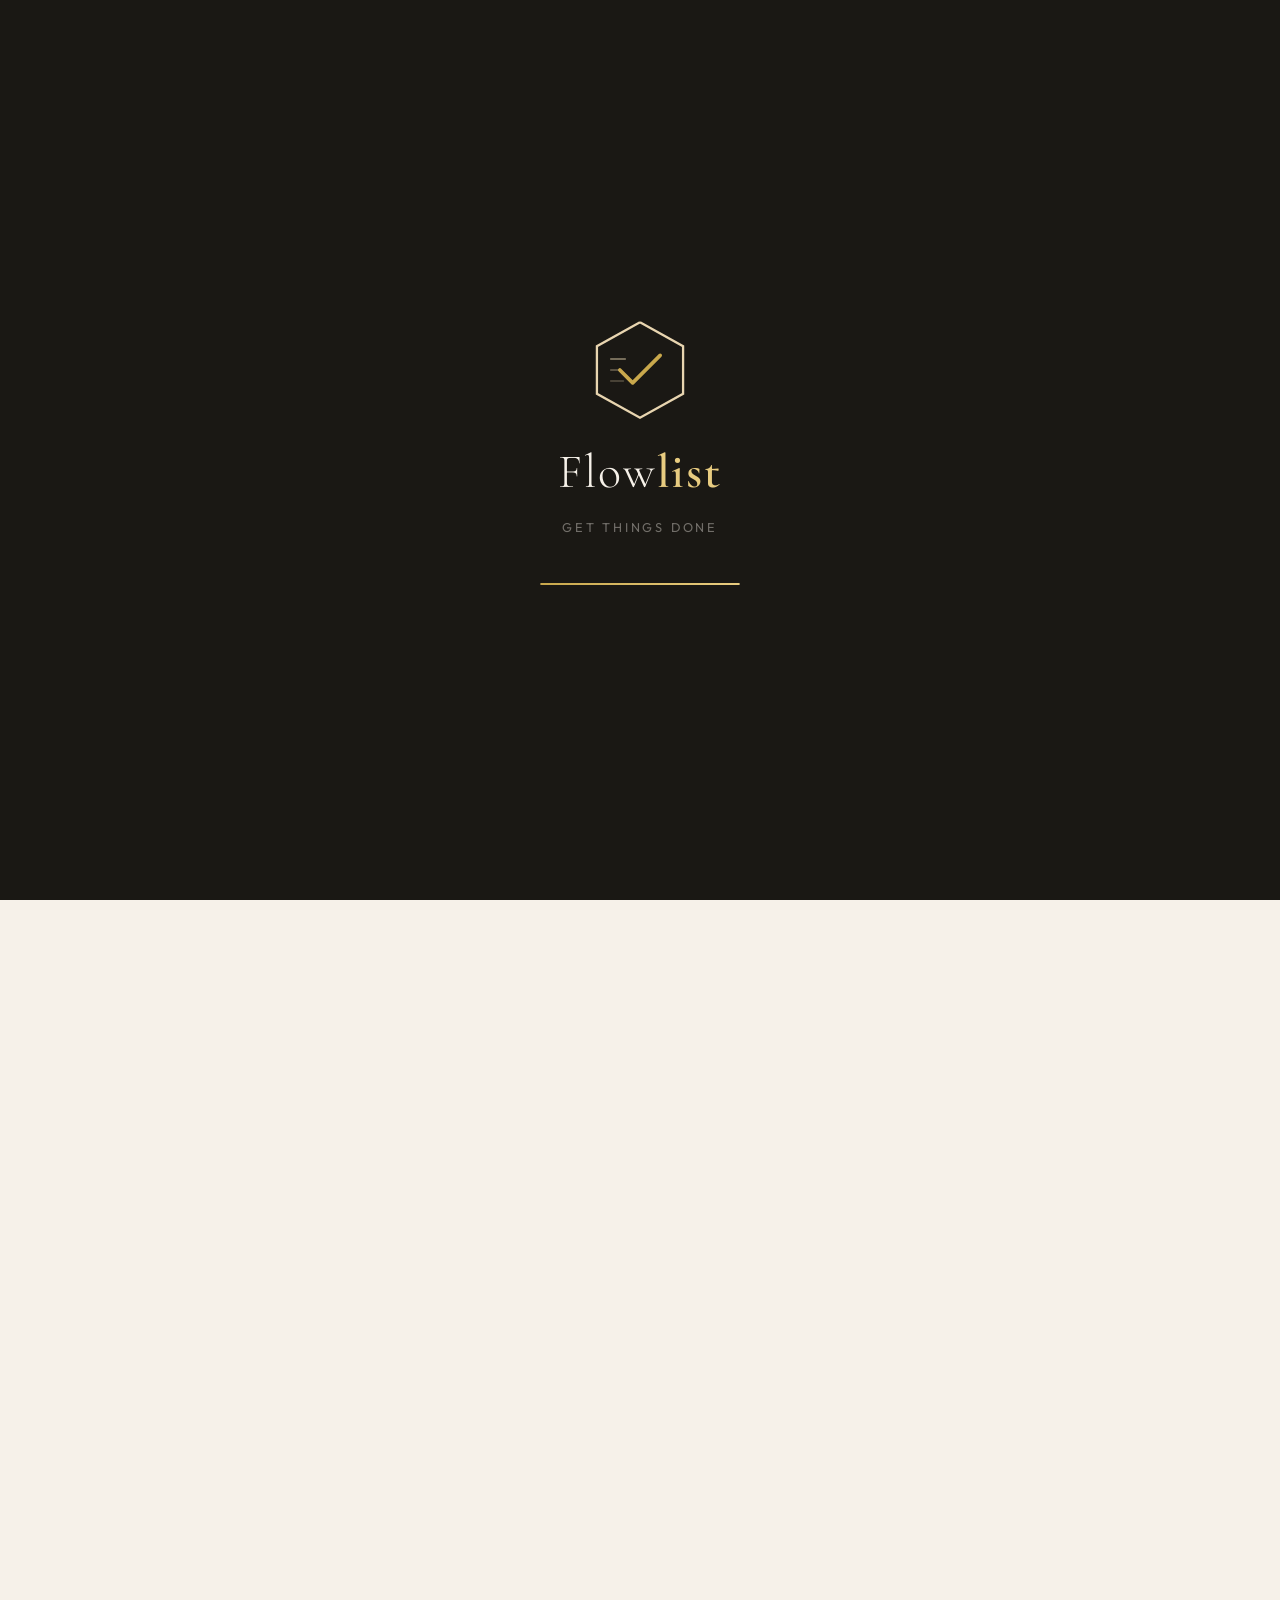
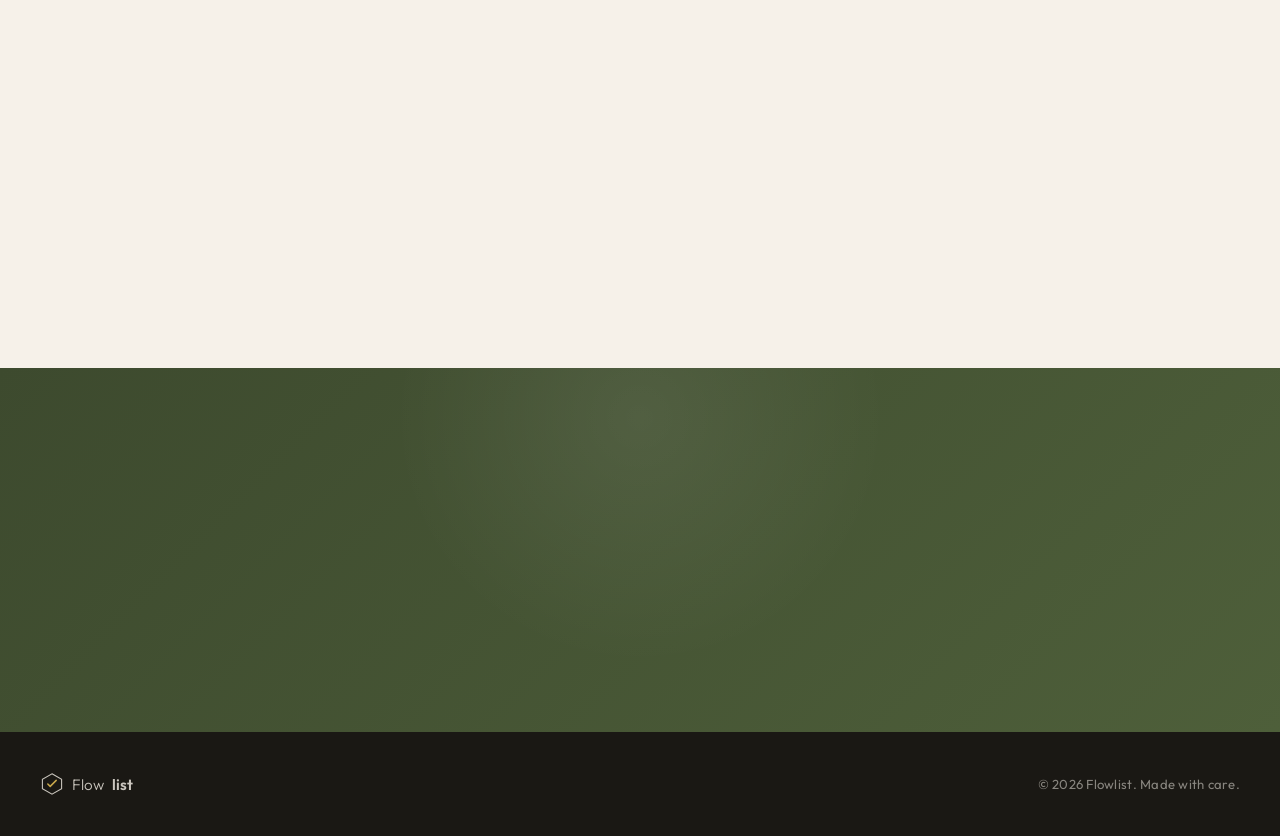
<file: index.html>
<!DOCTYPE html>
<html lang="en">

<head>
    <meta charset="UTF-8" />
    <meta name="viewport" content="width=device-width, initial-scale=1.0" />
    <title>Flowlist — Organize Your Day</title>
    <link rel="stylesheet" href="style.css" />
    <link rel="stylesheet" href="landing.css" />
    <link
        href="https://fonts.googleapis.com/css2?family=Cormorant+Garamond:ital,wght@0,300;0,400;0,600;1,300;1,400&family=Outfit:wght@300;400;500;600&display=swap"
        rel="stylesheet" />
</head>

<body>

    <div class="splash" id="splash">
        <div class="splash-logo">
            <svg class="logo-svg" viewBox="0 0 120 120" fill="none" xmlns="http://www.w3.org/2000/svg">
                <polygon class="logo-hex" points="60,8 107,34 107,86 60,112 13,86 13,34" stroke="#e8d5b0"
                    stroke-width="2.5" fill="none" />
                <path class="logo-path1" d="M38 60 L52 74 L82 44" stroke="#c9a84c" stroke-width="4"
                    stroke-linecap="round" stroke-linejoin="round" fill="none" />
                <line class="logo-line1" x1="28" y1="48" x2="44" y2="48" stroke="#e8d5b0" stroke-width="1.5"
                    stroke-linecap="round" opacity="0.6" />
                <line class="logo-line2" x1="28" y1="60" x2="36" y2="60" stroke="#e8d5b0" stroke-width="1.5"
                    stroke-linecap="round" opacity="0.4" />
                <line class="logo-line3" x1="28" y1="72" x2="42" y2="72" stroke="#e8d5b0" stroke-width="1.5"
                    stroke-linecap="round" opacity="0.3" />
            </svg>
            <div class="splash-wordmark">
                <span class="splash-word1">Flow</span><span class="splash-word2">list</span>
            </div>
            <div class="splash-tagline">get things done</div>
        </div>
        <div class="splash-bar">
            <div class="splash-fill"></div>
        </div>
    </div>

    <nav class="nav" id="mainNav">
        <a href="index.html" class="nav-logo">
            <svg viewBox="0 0 40 40" fill="none" xmlns="http://www.w3.org/2000/svg" width="32" height="32">
                <polygon points="20,3 36,12 36,28 20,37 4,28 4,12" stroke="currentColor" stroke-width="1.8"
                    fill="none" />
                <path d="M13 20 L17 24 L27 14" stroke="#c9a84c" stroke-width="2.5" stroke-linecap="round"
                    stroke-linejoin="round" fill="none" />
            </svg>
            <span>Flow<strong>list</strong></span>
        </a>
        <div class="nav-links">
            <a href="#features">Features</a>
            <a href="#how">How it works</a>
            <a href="#pricing">Pricing</a>
        </div>
        <a href="app.html" class="nav-cta">Open App →</a>
        <button class="nav-burger" id="navBurger" aria-label="Menu">
            <span></span><span></span><span></span>
        </button>
    </nav>

    <div class="mobile-menu" id="mobileMenu">
        <a href="#features" class="mm-link">Features</a>
        <a href="#how" class="mm-link">How it works</a>
        <a href="#pricing" class="mm-link">Pricing</a>
        <a href="app.html" class="mm-cta">Open App →</a>
    </div>

    <section class="hero">
        <div class="hero-bg">
            <div class="hero-orb hero-orb1"></div>
            <div class="hero-orb hero-orb2"></div>
            <div class="hero-grid"></div>
        </div>
        <div class="hero-content">
            <div class="hero-badge reveal">✦ Your productivity, elevated</div>
            <h1 class="hero-title reveal">
                Stop juggling.<br />
                <em>Start flowing.</em>
            </h1>
            <p class="hero-sub reveal">
                Flowlist is a beautifully crafted task manager that helps you capture ideas,
                track progress, and finish what you started — without the noise.
            </p>
            <div class="hero-actions reveal">
                <a href="app.html" class="btn-primary">Get Started Free</a>
                <a href="#how" class="btn-ghost">See how it works ↓</a>
            </div>
            <div class="hero-meta reveal">
                <span>✓ No account needed</span>
                <span>✓ Works offline</span>
                <span>✓ Always free</span>
            </div>
        </div>
        <div class="hero-mockup reveal">
            <div class="mockup-card">
                <div class="mockup-header">
                    <div class="mockup-dots"><span></span><span></span><span></span></div>
                    <span class="mockup-title-text">Today's Flow</span>
                </div>
                <div class="mockup-tasks">
                    <div class="mockup-task done"><span class="mt-check">✓</span><span>Design the landing page</span>
                    </div>
                    <div class="mockup-task done"><span class="mt-check">✓</span><span>Review team feedback</span></div>
                    <div class="mockup-task active"><span class="mt-dot"></span><span>Finalize Q4 roadmap</span></div>
                    <div class="mockup-task"><span class="mt-dot"></span><span>Send weekly report</span></div>
                    <div class="mockup-task"><span class="mt-dot"></span><span>Schedule design review</span></div>
                </div>
                <div class="mockup-footer">
                    <div class="mockup-prog">
                        <div class="mockup-prog-fill"></div>
                    </div>
                    <span>2 of 5 done</span>
                </div>
            </div>
        </div>
    </section>

    <section class="features" id="features">
        <div class="section-label reveal">What makes it different</div>
        <h2 class="section-title reveal">Designed for <em>focus,</em><br />built for <em>flow</em></h2>

        <div class="features-grid">
            <div class="feat-card reveal">
                <div class="feat-icon">◈</div>
                <h3>Instant capture</h3>
                <p>Add tasks in a single keystroke. No forms, no friction — just type and press Enter.</p>
            </div>
            <div class="feat-card reveal">
                <div class="feat-icon">◎</div>
                <h3>Smart filters</h3>
                <p>Slice your list by status instantly. See what's done, what's pending, or everything at once.</p>
            </div>
            <div class="feat-card reveal">
                <div class="feat-icon">◉</div>
                <h3>Progress at a glance</h3>
                <p>A live progress bar and stat counters show you how far you've come, keeping motivation high.</p>
            </div>
            <div class="feat-card reveal">
                <div class="feat-icon">❋</div>
                <h3>Celebration moments</h3>
                <p>Finishing tasks feels great. Flowlist rewards you with a burst of confetti every time you do.</p>
            </div>
            <div class="feat-card reveal">
                <div class="feat-icon">⟳</div>
                <h3>Persists forever</h3>
                <p>Your tasks are saved locally. Close the tab, come back later — everything is still there.</p>
            </div>
            <div class="feat-card reveal">
                <div class="feat-icon">✦</div>
                <h3>Beautiful by default</h3>
                <p>No settings, no clutter. Just a refined, warm interface that's a pleasure to use every day.</p>
            </div>
        </div>
    </section>

    <section class="how" id="how">
        <div class="how-inner">
            <div class="section-label reveal">Simple by design</div>
            <h2 class="section-title reveal">Three steps to <em>clarity</em></h2>
            <div class="steps">
                <div class="step reveal">
                    <div class="step-num">01</div>
                    <div class="step-body">
                        <h3>Add your tasks</h3>
                        <p>Type anything — a project, a reminder, an idea. Hit Enter. It's that fast.</p>
                    </div>
                </div>
                <div class="step-divider reveal"></div>
                <div class="step reveal">
                    <div class="step-num">02</div>
                    <div class="step-body">
                        <h3>Work through them</h3>
                        <p>Check off tasks as you complete them. Edit or remove anything that changes.</p>
                    </div>
                </div>
                <div class="step-divider reveal"></div>
                <div class="step reveal">
                    <div class="step-num">03</div>
                    <div class="step-body">
                        <h3>Celebrate & repeat</h3>
                        <p>Watch your progress bar fill up. Clear the done pile and start a fresh flow tomorrow.</p>
                    </div>
                </div>
            </div>
        </div>
    </section>

    <section class="pricing" id="pricing">
        <div class="section-label reveal">Simple pricing</div>
        <h2 class="section-title reveal">Always <em>free.</em><br />No catch.</h2>
        <div class="pricing-cards">
            <div class="price-card free reveal">
                <div class="price-tag">Free</div>
                <div class="price-amount">$0<span>/forever</span></div>
                <ul class="price-features">
                    <li>✓ Unlimited tasks</li>
                    <li>✓ Smart filters</li>
                    <li>✓ Progress tracking</li>
                    <li>✓ Local storage</li>
                    <li>✓ Works offline</li>
                    <li>✓ No account required</li>
                </ul>
                <a href="app.html" class="btn-primary">Start now →</a>
            </div>
        </div>
    </section>

    <section class="cta-band">
        <div class="cta-orb"></div>
        <h2 class="reveal">Ready to find your flow?</h2>
        <p class="reveal">Open the app and add your first task in 10 seconds.</p>
        <a href="app.html" class="btn-primary reveal">Open Flowlist →</a>
    </section>

    <footer class="footer">
        <div class="footer-logo">
            <svg viewBox="0 0 40 40" fill="none" width="24" height="24">
                <polygon points="20,3 36,12 36,28 20,37 4,28 4,12" stroke="currentColor" stroke-width="1.8"
                    fill="none" />
                <path d="M13 20 L17 24 L27 14" stroke="#c9a84c" stroke-width="2.5" stroke-linecap="round"
                    stroke-linejoin="round" fill="none" />
            </svg>
            Flow<strong>list</strong>
        </div>
        <p class="footer-copy">© 2026 Flowlist. Made with care.</p>
    </footer>

    <script src="nav.js"></script>
    <script src="landing.js"></script>
</body>

</html>
</file>
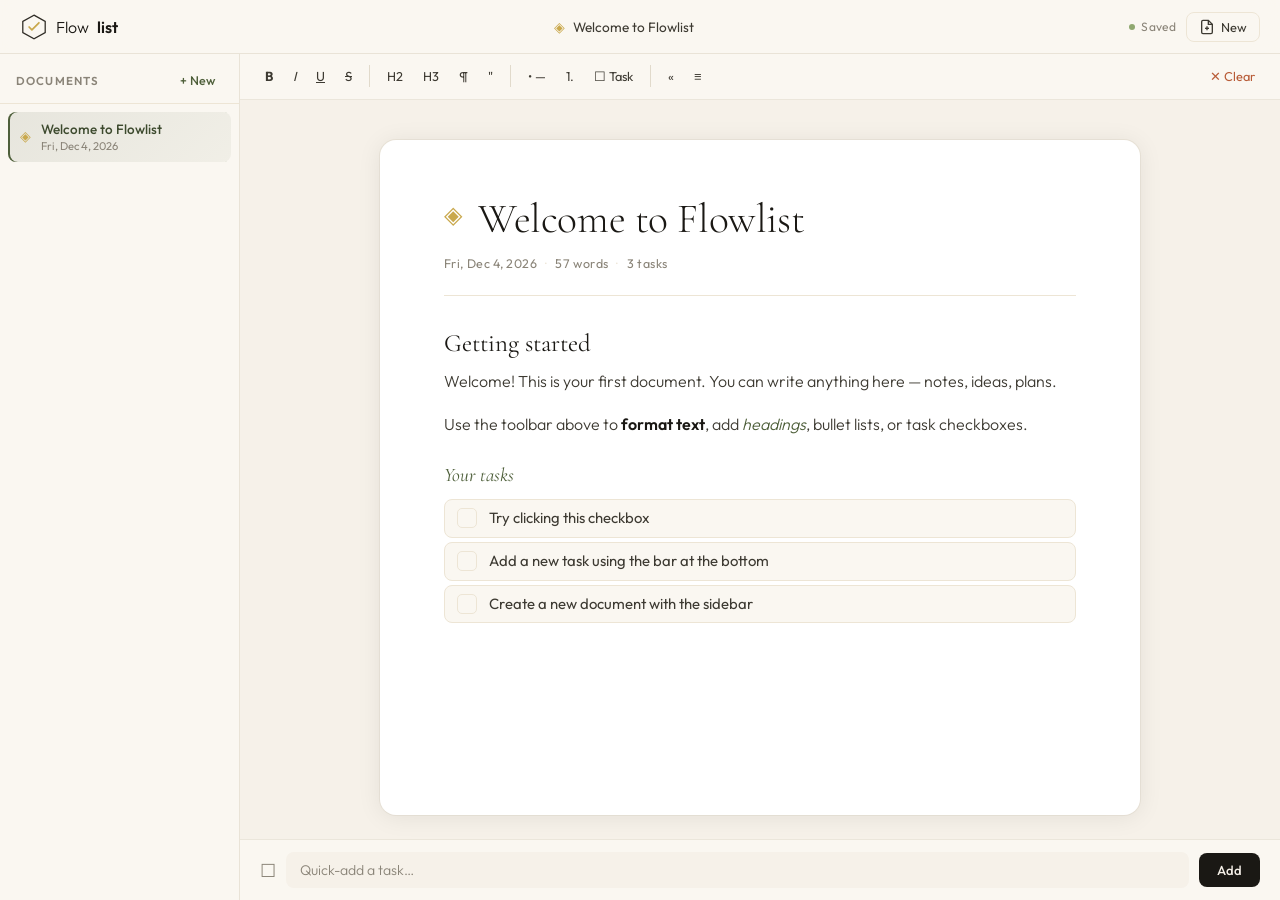
<file: app.html>
<!DOCTYPE html>
<html lang="en">

<head>
    <meta charset="UTF-8" />
    <meta name="viewport" content="width=device-width, initial-scale=1.0" />
    <title>Flowlist — App</title>
    <link rel="stylesheet" href="style.css" />
    <link rel="stylesheet" href="app.css" />
    <link
        href="https://fonts.googleapis.com/css2?family=Cormorant+Garamond:ital,wght@0,300;0,400;0,600;1,300;1,400&family=Outfit:wght@300;400;500;600&display=swap"
        rel="stylesheet" />
</head>

<body class="app-body">

    <header class="topbar">
        <a href="index.html" class="topbar-logo">
            <svg viewBox="0 0 40 40" fill="none" width="28" height="28">
                <polygon points="20,3 36,12 36,28 20,37 4,28 4,12" stroke="currentColor" stroke-width="1.8"
                    fill="none" />
                <path d="M13 20 L17 24 L27 14" stroke="#c9a84c" stroke-width="2.5" stroke-linecap="round"
                    stroke-linejoin="round" fill="none" />
            </svg>
            Flow<strong>list</strong>
        </a>
        <div class="topbar-center">
            <span class="breadcrumb-icon">◈</span>
            <span id="breadcrumbTitle">Untitled</span>
        </div>
        <div class="topbar-right">
            <div class="save-indicator" id="saveIndicator"><span class="save-dot"></span> Saved</div>
            <button class="topbar-btn" id="newDocBtn" title="New document">
                <svg viewBox="0 0 24 24" fill="none" stroke="currentColor" stroke-width="2" width="16" height="16">
                    <path d="M14 2H6a2 2 0 0 0-2 2v16a2 2 0 0 0 2 2h12a2 2 0 0 0 2-2V8z" />
                    <polyline points="14 2 14 8 20 8" />
                    <line x1="12" y1="11" x2="12" y2="17" />
                    <line x1="9" y1="14" x2="15" y2="14" />
                </svg>
                New
            </button>
            <button class="topbar-btn mobile-only" id="sidebarToggle" title="Documents">
                <svg viewBox="0 0 24 24" fill="none" stroke="currentColor" stroke-width="2" width="16" height="16">
                    <line x1="3" y1="6" x2="21" y2="6" />
                    <line x1="3" y1="12" x2="21" y2="12" />
                    <line x1="3" y1="18" x2="21" y2="18" />
                </svg>
            </button>
        </div>
    </header>

    <div class="app-layout">

        <aside class="sidebar" id="sidebar">
            <div class="sidebar-head">
                <span class="sidebar-label">Documents</span>
                <button class="sidebar-new-btn" id="sidebarNewBtn">+ New</button>
            </div>
            <ul class="doc-list" id="docList"></ul>
        </aside>

        <main class="editor-area" id="editorArea">

            <div class="editor-toolbar">
                <div class="tb-group">
                    <button class="tb-btn" data-cmd="bold" title="Bold (Ctrl+B)"><b>B</b></button>
                    <button class="tb-btn" data-cmd="italic" title="Italic (Ctrl+I)"><i>I</i></button>
                    <button class="tb-btn" data-cmd="underline" title="Underline"><u>U</u></button>
                    <button class="tb-btn" data-cmd="strikeThrough" title="Strikethrough"><s>S</s></button>
                </div>
                <div class="tb-sep"></div>
                <div class="tb-group">
                    <button class="tb-btn" data-heading="h2" title="Heading 2">H2</button>
                    <button class="tb-btn" data-heading="h3" title="Heading 3">H3</button>
                    <button class="tb-btn" data-cmd="formatBlock" data-val="p" title="Normal text">¶</button>
                    <button class="tb-btn" data-cmd="formatBlock" data-val="blockquote" title="Quote">"</button>
                </div>
                <div class="tb-sep"></div>
                <div class="tb-group">
                    <button class="tb-btn" data-cmd="insertUnorderedList" title="Bullet list">• —</button>
                    <button class="tb-btn" data-cmd="insertOrderedList" title="Numbered list">1.</button>
                    <button class="tb-btn" id="insertTaskBtn" title="Insert task">☐ Task</button>
                </div>
                <div class="tb-sep"></div>
                <div class="tb-group">
                    <button class="tb-btn" data-cmd="justifyLeft" title="Left">«</button>
                    <button class="tb-btn" data-cmd="justifyCenter" title="Center">≡</button>
                </div>
                <div class="tb-sep tb-push"></div>
                <div class="tb-group">
                    <button class="tb-btn tb-danger" id="clearDocBtn">✕ Clear</button>
                </div>
            </div>

            <div class="editor-scroll">
                <div class="editor-page">

                    <div class="editor-title-row">
                        <div class="editor-doc-icon">◈</div>
                        <input type="text" class="editor-title" id="editorTitle" placeholder="Untitled document…"
                            maxlength="80" autocomplete="off" spellcheck="false" />
                    </div>

                    <div class="editor-meta-row">
                        <span id="metaDate"></span>
                        <span class="meta-sep">·</span>
                        <span id="metaWords">0 words</span>
                        <span class="meta-sep">·</span>
                        <span id="metaTasks">0 tasks</span>
                    </div>

                    <div class="editor-body" id="editorBody" contenteditable="true" spellcheck="true"
                        data-placeholder="Start writing here…&#10;&#10;Use the toolbar to format text, add headings, bullet lists, or task checkboxes.">
                    </div>

                </div>
            </div>

            <div class="quick-task-bar">
                <span class="qtb-label">☐</span>
                <input type="text" id="quickTaskInput" class="qtb-input" placeholder="Quick-add a task…"
                    maxlength="120" />
                <button class="qtb-btn" id="quickTaskBtn">Add</button>
            </div>

        </main>
    </div>

    <div class="sidebar-overlay" id="sidebarOverlay"></div>
    <div class="confetti-layer" id="confettiLayer"></div>

    <script src="nav.js"></script>
    <script src="app.js"></script>
</body>

</html>
</file>
<file: style.css>
*,
*::before,
*::after {
    box-sizing: border-box;
    margin: 0;
    padding: 0;
}

:root {
    --ink: #1a1814;
    --ink-mid: #2f2c26;
    --charcoal: #3d3a32;
    --muted: #8a8478;
    --cream: #f6f1e9;
    --cream-dark: #ede5d5;
    --paper: #faf7f1;
    --warm-white: #fffdf9;
    --gold: #c9a84c;
    --gold-lite: #e8cc80;
    --gold-pale: #f5e9c8;
    --olive: #3d4a2e;
    --olive-mid: #4e5f3a;
    --olive-lite: #8fa870;
    --rust: #b85c38;
    --shadow-sm: 0 2px 12px rgba(26, 24, 20, .08);
    --shadow-md: 0 6px 28px rgba(26, 24, 20, .12);
    --shadow-lg: 0 20px 60px rgba(26, 24, 20, .16);
    --radius: 16px;
    --radius-sm: 10px;
    --ease: cubic-bezier(.4, 0, .2, 1);
    --spring: cubic-bezier(.22, 1, .36, 1);
}

html {
    scroll-behavior: smooth;
}

body {
    font-family: 'Outfit', sans-serif;
    background: var(--cream);
    color: var(--ink);
    min-height: 100vh;
    -webkit-font-smoothing: antialiased;
}

.nav {
    position: fixed;
    top: 0;
    left: 0;
    right: 0;
    z-index: 900;
    display: flex;
    align-items: center;
    padding: 0 40px;
    height: 68px;
    background: rgba(250, 247, 241, .88);
    backdrop-filter: blur(16px);
    border-bottom: 1px solid rgba(200, 190, 170, .3);
    transition: background .3s, box-shadow .3s;
}

.nav.scrolled {
    background: rgba(250, 247, 241, .97);
    box-shadow: var(--shadow-sm);
}

.nav-logo {
    display: flex;
    align-items: center;
    gap: 10px;
    text-decoration: none;
    color: var(--ink);
    font-size: 1.15rem;
    font-weight: 300;
    letter-spacing: -.01em;
    flex-shrink: 0;
}

.nav-logo svg {
    color: var(--ink-mid);
}

.nav-logo strong {
    font-weight: 600;
}

.nav-links {
    display: flex;
    gap: 32px;
    margin-left: 48px;
}

.nav-links a {
    text-decoration: none;
    color: var(--muted);
    font-size: .88rem;
    font-weight: 400;
    letter-spacing: .02em;
    transition: color .2s;
}

.nav-links a:hover {
    color: var(--ink);
}

.nav-cta {
    margin-left: auto;
    background: var(--olive);
    color: var(--cream);
    text-decoration: none;
    padding: 9px 22px;
    border-radius: 30px;
    font-size: .85rem;
    font-weight: 500;
    letter-spacing: .02em;
    transition: background .2s, transform .2s, box-shadow .2s;
}

.nav-cta:hover {
    background: var(--olive-mid);
    transform: translateY(-1px);
    box-shadow: 0 4px 16px rgba(61, 74, 46, .3);
}

.nav-burger {
    display: none;
    flex-direction: column;
    gap: 5px;
    background: none;
    border: none;
    cursor: pointer;
    padding: 4px;
    margin-left: auto;
}

.nav-burger span {
    display: block;
    width: 22px;
    height: 2px;
    background: var(--ink);
    border-radius: 2px;
    transition: transform .3s, opacity .3s;
}

.nav-burger.open span:nth-child(1) {
    transform: translateY(7px) rotate(45deg);
}

.nav-burger.open span:nth-child(2) {
    opacity: 0;
}

.nav-burger.open span:nth-child(3) {
    transform: translateY(-7px) rotate(-45deg);
}

.mobile-menu {
    position: fixed;
    top: 68px;
    left: 0;
    right: 0;
    background: var(--paper);
    border-bottom: 1px solid var(--cream-dark);
    display: flex;
    flex-direction: column;
    padding: 20px 24px 28px;
    gap: 4px;
    z-index: 850;
    transform: translateY(-110%);
    transition: transform .35s var(--spring);
    box-shadow: var(--shadow-md);
}

.mobile-menu.open {
    transform: translateY(0);
}

.mm-link,
.mm-cta {
    text-decoration: none;
    padding: 12px 0;
    color: var(--ink);
    font-size: 1.05rem;
    border-bottom: 1px solid var(--cream-dark);
}

.mm-cta {
    margin-top: 12px;
    border: none;
    background: var(--olive);
    color: var(--cream);
    text-align: center;
    padding: 14px;
    border-radius: var(--radius-sm);
    font-weight: 500;
}

.btn-primary {
    display: inline-block;
    background: var(--olive);
    color: var(--cream);
    text-decoration: none;
    padding: 14px 32px;
    border-radius: 30px;
    font-size: .95rem;
    font-weight: 500;
    letter-spacing: .02em;
    transition: background .22s, transform .22s, box-shadow .22s;
}

.btn-primary:hover {
    background: var(--olive-mid);
    transform: translateY(-2px);
    box-shadow: 0 8px 24px rgba(61, 74, 46, .3);
}

.btn-ghost {
    display: inline-block;
    color: var(--muted);
    text-decoration: none;
    padding: 14px 24px;
    border-radius: 30px;
    font-size: .95rem;
    font-weight: 400;
    border: 1.5px solid var(--cream-dark);
    transition: color .2s, border-color .2s, transform .2s;
}

.btn-ghost:hover {
    color: var(--ink);
    border-color: var(--charcoal);
    transform: translateY(-1px);
}

.section-label {
    font-size: .75rem;
    font-weight: 500;
    letter-spacing: .14em;
    text-transform: uppercase;
    color: var(--gold);
    margin-bottom: 16px;
}

.section-title {
    font-family: 'Cormorant Garamond', serif;
    font-size: clamp(2.2rem, 4vw, 3.2rem);
    font-weight: 300;
    line-height: 1.18;
    color: var(--ink);
    margin-bottom: 56px;
}

.section-title em {
    font-style: italic;
    color: var(--olive-mid);
}

.reveal {
    opacity: 0;
    transform: translateY(28px);
    transition: opacity .7s var(--ease), transform .7s var(--ease);
}

.reveal.visible {
    opacity: 1;
    transform: translateY(0);
}

.footer {
    background: var(--ink);
    color: rgba(246, 241, 233, .5);
    padding: 40px;
    display: flex;
    align-items: center;
    justify-content: space-between;
    gap: 16px;
    flex-wrap: wrap;
}

.footer-logo {
    display: flex;
    align-items: center;
    gap: 8px;
    color: rgba(246, 241, 233, .8);
    font-size: .95rem;
    font-weight: 300;
}

.footer-logo strong {
    font-weight: 600;
}

.footer-copy {
    font-size: .82rem;
    letter-spacing: .02em;
}

@media (max-width: 720px) {
    .nav {
        padding: 0 20px;
    }

    .nav-links,
    .nav-cta {
        display: none;
    }

    .nav-burger {
        display: flex;
    }
}
</file>
<file: landing.css>
.splash {
    position: fixed;
    inset: 0;
    background: var(--ink);
    z-index: 9999;
    display: flex;
    flex-direction: column;
    align-items: center;
    justify-content: center;
    gap: 48px;
}

.splash.hide {
    animation: splashHide .7s var(--spring) .3s forwards;
}

@keyframes splashHide {
    to {
        opacity: 0;
        transform: scale(1.04);
        pointer-events: none;
    }
}

.splash-logo {
    display: flex;
    flex-direction: column;
    align-items: center;
    gap: 18px;
}

.logo-svg {
    width: 110px;
    height: 110px;
}

.logo-hex {
    stroke-dasharray: 400;
    stroke-dashoffset: 400;
    animation: drawStroke 1s var(--ease) .2s forwards;
}

.logo-path1 {
    stroke-dasharray: 80;
    stroke-dashoffset: 80;
    animation: drawStroke .6s var(--ease) 1s forwards;
}

.logo-line1 {
    stroke-dasharray: 20;
    stroke-dashoffset: 20;
    animation: drawStroke .4s var(--ease) 1.4s forwards;
}

.logo-line2 {
    stroke-dasharray: 12;
    stroke-dashoffset: 12;
    animation: drawStroke .35s var(--ease) 1.55s forwards;
}

.logo-line3 {
    stroke-dasharray: 18;
    stroke-dashoffset: 18;
    animation: drawStroke .4s var(--ease) 1.65s forwards;
}

@keyframes drawStroke {
    to {
        stroke-dashoffset: 0;
    }
}

.splash-wordmark {
    font-family: 'Cormorant Garamond', serif;
    font-size: 3rem;
    font-weight: 300;
    color: var(--cream);
    letter-spacing: .04em;
    opacity: 0;
    animation: fadeUp .6s var(--ease) 1.5s forwards;
}

.splash-word2 {
    font-weight: 600;
    color: var(--gold-lite);
}

.splash-tagline {
    font-size: .8rem;
    letter-spacing: .22em;
    text-transform: uppercase;
    color: rgba(246, 241, 233, .4);
    opacity: 0;
    animation: fadeUp .5s var(--ease) 1.8s forwards;
}

@keyframes fadeUp {
    from {
        opacity: 0;
        transform: translateY(12px);
    }

    to {
        opacity: 1;
        transform: translateY(0);
    }
}

.splash-bar {
    width: 200px;
    height: 2px;
    background: rgba(255, 255, 255, .1);
    border-radius: 2px;
    overflow: hidden;
    opacity: 0;
    animation: fadeUp .3s var(--ease) 1.9s forwards;
}

.splash-fill {
    height: 100%;
    background: linear-gradient(90deg, var(--gold), var(--gold-lite));
    border-radius: 2px;
    width: 0;
    animation: loadBar 1.4s var(--ease) 2s forwards;
}

@keyframes loadBar {
    to {
        width: 100%;
    }
}

.hero {
    min-height: 100vh;
    padding-top: 68px;
    display: grid;
    grid-template-columns: 1fr 1fr;
    gap: 40px;
    align-items: center;
    max-width: 1160px;
    margin: 0 auto;
    padding-left: 48px;
    padding-right: 48px;
    position: relative;
}

.hero-bg {
    position: absolute;
    inset: 0;
    pointer-events: none;
    overflow: hidden;
    z-index: 0;
}

.hero-orb {
    position: absolute;
    border-radius: 50%;
    filter: blur(90px);
    opacity: .35;
}

.hero-orb1 {
    width: 600px;
    height: 600px;
    background: radial-gradient(circle, #d4c89a 0%, transparent 65%);
    top: -200px;
    right: -100px;
    animation: orbFloat 14s ease-in-out infinite alternate;
}

.hero-orb2 {
    width: 400px;
    height: 400px;
    background: radial-gradient(circle, #a8b88a 0%, transparent 65%);
    bottom: 0;
    left: -100px;
    animation: orbFloat 18s ease-in-out infinite alternate-reverse;
}

@keyframes orbFloat {
    from {
        transform: translate(0, 0) scale(1);
    }

    to {
        transform: translate(20px, 30px) scale(1.07);
    }
}

.hero-grid {
    position: absolute;
    inset: 0;
    background-image:
        linear-gradient(rgba(200, 190, 160, .12) 1px, transparent 1px),
        linear-gradient(90deg, rgba(200, 190, 160, .12) 1px, transparent 1px);
    background-size: 60px 60px;
    mask-image: radial-gradient(ellipse 70% 70% at 60% 50%, black, transparent);
}

.hero-content {
    position: relative;
    z-index: 1;
    display: flex;
    flex-direction: column;
    gap: 24px;
}

.hero-badge {
    display: inline-flex;
    align-items: center;
    gap: 8px;
    background: var(--gold-pale);
    border: 1px solid rgba(201, 168, 76, .3);
    color: #8a6820;
    font-size: .78rem;
    font-weight: 500;
    letter-spacing: .08em;
    text-transform: uppercase;
    padding: 6px 16px;
    border-radius: 30px;
    width: fit-content;
    transition-delay: .1s;
}

.hero-title {
    font-family: 'Cormorant Garamond', serif;
    font-size: clamp(2.8rem, 5.5vw, 4.6rem);
    font-weight: 300;
    line-height: 1.1;
    color: var(--ink);
    letter-spacing: -.01em;
    transition-delay: .2s;
}

.hero-title em {
    font-style: italic;
    color: var(--olive-mid);
}

.hero-sub {
    font-size: 1.05rem;
    line-height: 1.75;
    color: var(--muted);
    max-width: 440px;
    font-weight: 300;
    transition-delay: .3s;
}

.hero-actions {
    display: flex;
    gap: 16px;
    flex-wrap: wrap;
    transition-delay: .4s;
}

.hero-meta {
    display: flex;
    gap: 20px;
    flex-wrap: wrap;
    transition-delay: .5s;
}

.hero-meta span {
    font-size: .8rem;
    color: var(--muted);
    letter-spacing: .02em;
}

.hero-mockup {
    position: relative;
    z-index: 1;
    display: flex;
    justify-content: center;
    transition-delay: .4s;
}

.mockup-card {
    background: var(--paper);
    border-radius: 20px;
    box-shadow: var(--shadow-lg), 0 0 0 1px rgba(200, 190, 170, .3);
    padding: 24px;
    width: 100%;
    max-width: 340px;
    animation: cardFloat 6s ease-in-out infinite alternate;
}

@keyframes cardFloat {
    from {
        transform: translateY(0) rotate(-.5deg);
    }

    to {
        transform: translateY(-12px) rotate(.5deg);
    }
}

.mockup-header {
    display: flex;
    align-items: center;
    gap: 10px;
    margin-bottom: 20px;
    padding-bottom: 16px;
    border-bottom: 1px solid var(--cream-dark);
}

.mockup-dots {
    display: flex;
    gap: 5px;
}

.mockup-dots span {
    width: 8px;
    height: 8px;
    border-radius: 50%;
    background: var(--cream-dark);
}

.mockup-dots span:nth-child(1) {
    background: #f07b72;
}

.mockup-dots span:nth-child(2) {
    background: #f5c142;
}

.mockup-dots span:nth-child(3) {
    background: #6fc87a;
}

.mockup-title-text {
    font-size: .82rem;
    color: var(--muted);
    margin-left: auto;
    letter-spacing: .04em;
}

.mockup-tasks {
    display: flex;
    flex-direction: column;
    gap: 10px;
    margin-bottom: 20px;
}

.mockup-task {
    display: flex;
    align-items: center;
    gap: 12px;
    font-size: .85rem;
    color: var(--charcoal);
    padding: 8px 10px;
    border-radius: 8px;
    transition: background .2s;
}

.mockup-task.done {
    color: var(--muted);
    text-decoration: line-through;
}

.mockup-task.active {
    background: rgba(143, 168, 112, .1);
}

.mt-check {
    width: 18px;
    height: 18px;
    border-radius: 5px;
    background: var(--olive);
    color: white;
    font-size: .65rem;
    display: flex;
    align-items: center;
    justify-content: center;
    flex-shrink: 0;
}

.mt-dot {
    width: 18px;
    height: 18px;
    border-radius: 5px;
    border: 1.5px solid var(--cream-dark);
    flex-shrink: 0;
}

.mockup-task.active .mt-dot {
    border-color: var(--olive-lite);
}

.mockup-footer {
    display: flex;
    align-items: center;
    gap: 12px;
}

.mockup-prog {
    flex: 1;
    height: 4px;
    border-radius: 4px;
    background: var(--cream-dark);
    overflow: hidden;
}

.mockup-prog-fill {
    width: 40%;
    height: 100%;
    background: linear-gradient(90deg, var(--gold), var(--olive-lite));
    border-radius: 4px;
}

.mockup-footer span {
    font-size: .75rem;
    color: var(--muted);
    white-space: nowrap;
}

.features {
    padding: 120px 48px;
    max-width: 1160px;
    margin: 0 auto;
}

.features-grid {
    display: grid;
    grid-template-columns: repeat(3, 1fr);
    gap: 24px;
}

.feat-card {
    background: var(--paper);
    border: 1.5px solid var(--cream-dark);
    border-radius: var(--radius);
    padding: 32px 28px;
    transition: border-color .25s, box-shadow .25s, transform .25s;
    transition-delay: calc(var(--i, 0) * .08s);
}

.feat-card:hover {
    border-color: var(--gold);
    box-shadow: var(--shadow-md);
    transform: translateY(-4px);
}

.feat-card:nth-child(1) {
    --i: 0;
}

.feat-card:nth-child(2) {
    --i: 1;
}

.feat-card:nth-child(3) {
    --i: 2;
}

.feat-card:nth-child(4) {
    --i: 3;
}

.feat-card:nth-child(5) {
    --i: 4;
}

.feat-card:nth-child(6) {
    --i: 5;
}

.feat-icon {
    font-size: 1.6rem;
    color: var(--gold);
    margin-bottom: 16px;
    line-height: 1;
}

.feat-card h3 {
    font-family: 'Cormorant Garamond', serif;
    font-size: 1.35rem;
    font-weight: 400;
    color: var(--ink);
    margin-bottom: 10px;
}

.feat-card p {
    font-size: .88rem;
    line-height: 1.7;
    color: var(--muted);
    font-weight: 300;
}

.how {
    background: var(--ink);
    padding: 120px 48px;
}

.how-inner {
    max-width: 840px;
    margin: 0 auto;
}

.how .section-label {
    color: var(--gold-lite);
}

.how .section-title {
    color: var(--cream);
}

.how .section-title em {
    color: var(--gold-lite);
}

.steps {
    display: flex;
    flex-direction: column;
    gap: 0;
}

.step {
    display: flex;
    gap: 40px;
    align-items: flex-start;
    padding: 36px 0;
}

.step-num {
    font-family: 'Cormorant Garamond', serif;
    font-size: 3.5rem;
    font-weight: 300;
    color: rgba(201, 168, 76, .35);
    line-height: 1;
    flex-shrink: 0;
    width: 70px;
    text-align: right;
}

.step-body h3 {
    font-family: 'Cormorant Garamond', serif;
    font-size: 1.5rem;
    font-weight: 400;
    color: var(--cream);
    margin-bottom: 10px;
}

.step-body p {
    font-size: .9rem;
    line-height: 1.75;
    color: rgba(246, 241, 233, .5);
    font-weight: 300;
    max-width: 480px;
}

.step-divider {
    height: 1px;
    background: rgba(255, 255, 255, .08);
    margin: 0;
}

.pricing {
    padding: 120px 48px;
    max-width: 800px;
    margin: 0 auto;
    text-align: center;
}

.pricing .section-label {
    justify-content: center;
    display: flex;
}

.pricing .section-title {
    text-align: center;
}

.pricing-cards {
    display: flex;
    justify-content: center;
}

.price-card {
    background: var(--paper);
    border: 2px solid var(--cream-dark);
    border-radius: 24px;
    padding: 48px 56px;
    max-width: 420px;
    width: 100%;
    text-align: left;
    transition: border-color .3s, box-shadow .3s;
}

.price-card:hover {
    border-color: var(--gold);
    box-shadow: 0 0 0 6px rgba(201, 168, 76, .08), var(--shadow-lg);
}

.price-tag {
    font-size: .75rem;
    font-weight: 600;
    letter-spacing: .14em;
    text-transform: uppercase;
    color: var(--olive-lite);
    margin-bottom: 14px;
}

.price-amount {
    font-family: 'Cormorant Garamond', serif;
    font-size: 3.6rem;
    font-weight: 300;
    color: var(--ink);
    margin-bottom: 32px;
    line-height: 1;
}

.price-amount span {
    font-size: 1.1rem;
    color: var(--muted);
    font-family: 'Outfit', sans-serif;
    font-weight: 300;
}

.price-features {
    list-style: none;
    display: flex;
    flex-direction: column;
    gap: 12px;
    margin-bottom: 36px;
}

.price-features li {
    font-size: .9rem;
    color: var(--charcoal);
    font-weight: 300;
    letter-spacing: .01em;
}

.cta-band {
    background: linear-gradient(135deg, var(--olive) 0%, var(--olive-mid) 100%);
    padding: 100px 48px;
    text-align: center;
    position: relative;
    overflow: hidden;
    display: flex;
    flex-direction: column;
    align-items: center;
    gap: 20px;
}

.cta-orb {
    position: absolute;
    width: 500px;
    height: 500px;
    border-radius: 50%;
    background: radial-gradient(circle, rgba(255, 255, 255, .07) 0%, transparent 70%);
    top: -200px;
    left: 50%;
    transform: translateX(-50%);
    pointer-events: none;
}

.cta-band h2 {
    font-family: 'Cormorant Garamond', serif;
    font-size: clamp(2rem, 4vw, 3rem);
    font-weight: 300;
    color: var(--cream);
    position: relative;
}

.cta-band p {
    color: rgba(246, 241, 233, .6);
    font-size: .95rem;
    font-weight: 300;
    position: relative;
}

.cta-band .btn-primary {
    background: var(--gold);
    color: var(--ink);
    position: relative;
}

.cta-band .btn-primary:hover {
    background: var(--gold-lite);
    box-shadow: 0 8px 28px rgba(201, 168, 76, .4);
}

@media (max-width: 960px) {
    .hero {
        grid-template-columns: 1fr;
        padding: 100px 32px 64px;
        text-align: center;
    }

    .hero-content {
        align-items: center;
    }

    .hero-sub {
        text-align: center;
    }

    .hero-actions {
        justify-content: center;
    }

    .hero-meta {
        justify-content: center;
    }

    .hero-mockup {
        margin-top: 24px;
    }

    .features-grid {
        grid-template-columns: repeat(2, 1fr);
    }
}

@media (max-width: 640px) {

    .features,
    .how,
    .pricing,
    .cta-band {
        padding: 80px 24px;
    }

    .features-grid {
        grid-template-columns: 1fr;
    }

    .step {
        gap: 20px;
    }

    .step-num {
        font-size: 2.4rem;
        width: 44px;
    }

    .price-card {
        padding: 36px 28px;
    }

    .hero {
        padding: 100px 20px 56px;
    }

    .footer {
        padding: 32px 20px;
        flex-direction: column;
        text-align: center;
    }
}
</file>
<file: app.css>
.app-body {
    background: var(--cream);
    overflow: hidden;
    height: 100vh;
    display: flex;
    flex-direction: column;
}

.topbar {
    height: 54px;
    background: rgba(250, 247, 241, .96);
    backdrop-filter: blur(14px);
    border-bottom: 1px solid rgba(200, 190, 165, .35);
    display: flex;
    align-items: center;
    padding: 0 20px;
    gap: 16px;
    z-index: 100;
    flex-shrink: 0;
    position: relative;
}

.topbar-logo {
    display: flex;
    align-items: center;
    gap: 8px;
    text-decoration: none;
    color: var(--ink);
    font-size: 1rem;
    font-weight: 300;
    flex-shrink: 0;
    white-space: nowrap;
}

.topbar-logo svg {
    color: var(--ink-mid);
}

.topbar-logo strong {
    font-weight: 600;
}

.topbar-center {
    flex: 1;
    display: flex;
    align-items: center;
    justify-content: center;
    gap: 8px;
    font-size: .85rem;
    color: var(--muted);
    overflow: hidden;
}

.breadcrumb-icon {
    color: var(--gold);
    font-size: .9rem;
}

#breadcrumbTitle {
    max-width: 280px;
    overflow: hidden;
    text-overflow: ellipsis;
    white-space: nowrap;
    color: var(--charcoal);
    font-weight: 400;
}

.topbar-right {
    display: flex;
    align-items: center;
    gap: 10px;
    flex-shrink: 0;
}

.save-indicator {
    display: flex;
    align-items: center;
    gap: 6px;
    font-size: .75rem;
    color: var(--muted);
    letter-spacing: .03em;
    opacity: 1;
    transition: opacity .4s;
}

.save-indicator.saving {
    opacity: 0;
}

.save-dot {
    width: 6px;
    height: 6px;
    border-radius: 50%;
    background: var(--olive-lite);
    animation: pulse 2s ease-in-out infinite;
}

@keyframes pulse {

    0%,
    100% {
        opacity: 1;
    }

    50% {
        opacity: .4;
    }
}

.topbar-btn {
    display: flex;
    align-items: center;
    gap: 6px;
    background: none;
    border: 1.5px solid var(--cream-dark);
    border-radius: 8px;
    padding: 6px 12px;
    font-family: 'Outfit', sans-serif;
    font-size: .8rem;
    color: var(--charcoal);
    cursor: pointer;
    transition: background .2s, border-color .2s, transform .15s;
    white-space: nowrap;
}

.topbar-btn:hover {
    background: var(--cream-dark);
    border-color: rgba(180, 170, 150, .5);
    transform: translateY(-1px);
}

.mobile-only {
    display: none;
}

.app-layout {
    display: flex;
    flex: 1;
    overflow: hidden;
}

.sidebar {
    width: 240px;
    flex-shrink: 0;
    background: var(--paper);
    border-right: 1px solid rgba(200, 190, 165, .35);
    display: flex;
    flex-direction: column;
    overflow: hidden;
    transition: transform .35s cubic-bezier(.22, 1, .36, 1);
}

.sidebar-head {
    display: flex;
    align-items: center;
    justify-content: space-between;
    padding: 16px 16px 12px;
    border-bottom: 1px solid var(--cream-dark);
    flex-shrink: 0;
}

.sidebar-label {
    font-size: .72rem;
    font-weight: 600;
    letter-spacing: .1em;
    text-transform: uppercase;
    color: var(--muted);
}

.sidebar-new-btn {
    background: none;
    border: none;
    cursor: pointer;
    font-family: 'Outfit', sans-serif;
    font-size: .78rem;
    color: var(--olive-mid);
    font-weight: 500;
    padding: 3px 8px;
    border-radius: 6px;
    transition: background .2s;
}

.sidebar-new-btn:hover {
    background: var(--cream-dark);
}

.doc-list {
    list-style: none;
    padding: 8px;
    flex: 1;
    overflow-y: auto;
    display: flex;
    flex-direction: column;
    gap: 2px;
}

.doc-list::-webkit-scrollbar {
    width: 4px;
}

.doc-list::-webkit-scrollbar-thumb {
    background: var(--cream-dark);
    border-radius: 4px;
}

.doc-item {
    display: flex;
    align-items: center;
    gap: 10px;
    padding: 9px 12px;
    border-radius: 8px;
    cursor: pointer;
    transition: background .18s;
    animation: docItemIn .25s cubic-bezier(.22, 1, .36, 1) both;
    position: relative;
    group: true;
}

@keyframes docItemIn {
    from {
        opacity: 0;
        transform: translateX(-10px);
    }

    to {
        opacity: 1;
        transform: translateX(0);
    }
}

.doc-item:hover {
    background: var(--cream-dark);
}

.doc-item.active {
    background: linear-gradient(135deg, rgba(61, 74, 46, .1), rgba(90, 107, 64, .06));
    box-shadow: inset 2px 0 0 var(--olive-mid);
}

.doc-item-icon {
    font-size: .85rem;
    color: var(--gold);
    flex-shrink: 0;
    line-height: 1;
}

.doc-item-body {
    flex: 1;
    min-width: 0;
}

.doc-item-title {
    font-size: .84rem;
    font-weight: 400;
    color: var(--charcoal);
    white-space: nowrap;
    overflow: hidden;
    text-overflow: ellipsis;
    line-height: 1.3;
}

.doc-item.active .doc-item-title {
    color: var(--olive);
    font-weight: 500;
}

.doc-item-date {
    font-size: .7rem;
    color: var(--muted);
    margin-top: 1px;
}

.doc-item-del {
    opacity: 0;
    background: none;
    border: none;
    cursor: pointer;
    color: var(--rust);
    font-size: .85rem;
    padding: 2px 4px;
    border-radius: 4px;
    transition: opacity .15s, background .15s;
    flex-shrink: 0;
}

.doc-item:hover .doc-item-del {
    opacity: 1;
}

.doc-item-del:hover {
    background: rgba(184, 92, 56, .12);
}

.editor-area {
    flex: 1;
    display: flex;
    flex-direction: column;
    overflow: hidden;
    background: var(--cream);
}

.editor-toolbar {
    display: flex;
    align-items: center;
    gap: 2px;
    padding: 8px 16px;
    background: var(--paper);
    border-bottom: 1px solid rgba(200, 190, 165, .3);
    flex-shrink: 0;
    flex-wrap: wrap;
}

.tb-group {
    display: flex;
    gap: 2px;
    align-items: center;
}

.tb-sep {
    width: 1px;
    height: 22px;
    background: rgba(200, 190, 165, .5);
    margin: 0 6px;
    flex-shrink: 0;
}

.tb-push {
    margin-left: auto;
    width: auto;
}

.tb-btn {
    background: none;
    border: none;
    border-radius: 6px;
    padding: 5px 9px;
    font-family: 'Outfit', sans-serif;
    font-size: .8rem;
    color: var(--charcoal);
    cursor: pointer;
    transition: background .15s, color .15s;
    white-space: nowrap;
    line-height: 1.4;
}

.tb-btn b,
.tb-btn i,
.tb-btn u,
.tb-btn s {
    font-family: 'Outfit', sans-serif;
    font-size: .82rem;
}

.tb-btn:hover {
    background: var(--cream-dark);
    color: var(--ink);
}

.tb-btn.active {
    background: var(--ink);
    color: var(--cream);
}

.tb-btn.tb-danger {
    color: var(--rust);
}

.tb-btn.tb-danger:hover {
    background: rgba(184, 92, 56, .1);
}

.editor-scroll {
    flex: 1;
    overflow-y: auto;
    padding: 40px 24px 24px;
    display: flex;
    justify-content: center;
}

.editor-scroll::-webkit-scrollbar {
    width: 5px;
}

.editor-scroll::-webkit-scrollbar-thumb {
    background: var(--cream-dark);
    border-radius: 5px;
}

.editor-page {
    background: #fff;
    border-radius: 16px;
    box-shadow: 0 2px 24px rgba(26, 24, 20, .08), 0 0 0 1px rgba(200, 190, 165, .2);
    padding: 56px 64px 64px;
    width: 100%;
    max-width: 760px;
    min-height: 540px;
    animation: pageIn .45s cubic-bezier(.22, 1, .36, 1) both;
}

@keyframes pageIn {
    from {
        opacity: 0;
        transform: translateY(16px);
    }

    to {
        opacity: 1;
        transform: translateY(0);
    }
}

.editor-title-row {
    display: flex;
    align-items: flex-start;
    gap: 16px;
    margin-bottom: 12px;
}

.editor-doc-icon {
    font-size: 1.5rem;
    color: var(--gold);
    margin-top: 6px;
    flex-shrink: 0;
    line-height: 1;
}

.editor-title {
    flex: 1;
    border: none;
    outline: none;
    background: transparent;
    font-family: 'Cormorant Garamond', serif;
    font-size: 2.6rem;
    font-weight: 300;
    color: var(--ink);
    line-height: 1.15;
    letter-spacing: -.01em;
    padding: 0;
    width: 100%;
}

.editor-title::placeholder {
    color: rgba(138, 132, 120, .4);
}

.editor-meta-row {
    display: flex;
    align-items: center;
    gap: 8px;
    margin-bottom: 32px;
    padding-bottom: 24px;
    border-bottom: 1.5px solid var(--cream-dark);
    font-size: .78rem;
    color: var(--muted);
    letter-spacing: .03em;
}

.meta-sep {
    color: var(--cream-dark);
}

.editor-body {
    min-height: 320px;
    outline: none;
    font-family: 'Outfit', sans-serif;
    font-size: 1rem;
    line-height: 1.8;
    color: var(--charcoal);
    font-weight: 300;
    caret-color: var(--olive-mid);
}

.editor-body:empty::before {
    content: attr(data-placeholder);
    color: rgba(138, 132, 120, .45);
    pointer-events: none;
    white-space: pre-wrap;
    display: block;
}

.editor-body h1 {
    font-family: 'Cormorant Garamond', serif;
    font-size: 2rem;
    font-weight: 300;
    color: var(--ink);
    margin: 28px 0 10px;
    line-height: 1.2;
}

.editor-body h2 {
    font-family: 'Cormorant Garamond', serif;
    font-size: 1.55rem;
    font-weight: 400;
    color: var(--ink);
    margin: 24px 0 8px;
    line-height: 1.25;
}

.editor-body h3 {
    font-family: 'Cormorant Garamond', serif;
    font-size: 1.2rem;
    font-weight: 400;
    font-style: italic;
    color: var(--olive-mid);
    margin: 20px 0 6px;
}

.editor-body p {
    margin: 0 0 14px;
}

.editor-body blockquote {
    border-left: 3px solid var(--gold);
    margin: 20px 0;
    padding: 8px 0 8px 20px;
    color: var(--muted);
    font-style: italic;
}

.editor-body ul,
.editor-body ol {
    padding-left: 22px;
    margin: 10px 0 14px;
}

.editor-body li {
    margin-bottom: 4px;
    line-height: 1.65;
}

.editor-body b,
.editor-body strong {
    font-weight: 600;
    color: var(--ink);
}

.editor-body em,
.editor-body i {
    font-style: italic;
    color: var(--olive-mid);
}

.editor-body u {
    text-decoration-color: var(--gold);
    text-underline-offset: 3px;
}

.editor-body s {
    color: var(--muted);
}

.task-row {
    display: flex;
    align-items: center;
    gap: 12px;
    padding: 8px 12px;
    margin: 4px 0;
    border-radius: 8px;
    border: 1.5px solid var(--cream-dark);
    background: var(--paper);
    transition: border-color .2s, background .2s;
    cursor: default;
}

.task-row:hover {
    border-color: rgba(200, 190, 165, .7);
    background: var(--warm-white);
}

.task-row.task-done {
    background: var(--cream);
    border-color: transparent;
}

.task-row-check {
    width: 20px;
    height: 20px;
    border-radius: 5px;
    border: 1.5px solid var(--cream-dark);
    flex-shrink: 0;
    cursor: pointer;
    display: flex;
    align-items: center;
    justify-content: center;
    transition: background .2s, border-color .2s, transform .2s;
    user-select: none;
}

.task-row-check:hover {
    border-color: var(--ink);
    transform: scale(1.1);
}

.task-row.task-done .task-row-check {
    background: var(--ink);
    border-color: var(--ink);
}

.task-row-check-icon {
    width: 11px;
    height: 11px;
    opacity: 0;
    transform: scale(0);
    transition: opacity .2s, transform .25s cubic-bezier(.22, 1, .36, 1);
    pointer-events: none;
}

.task-row.task-done .task-row-check-icon {
    opacity: 1;
    transform: scale(1);
}

.task-row-text {
    flex: 1;
    outline: none;
    border: none;
    background: transparent;
    font-family: 'Outfit', sans-serif;
    font-size: .93rem;
    color: var(--charcoal);
    font-weight: 400;
    line-height: 1.4;
    min-width: 0;
}

.task-row.task-done .task-row-text {
    color: var(--muted);
    text-decoration: line-through;
    text-decoration-color: rgba(138, 132, 120, .4);
}

.task-row-del {
    opacity: 0;
    background: none;
    border: none;
    cursor: pointer;
    color: var(--rust);
    font-size: .8rem;
    padding: 2px 6px;
    border-radius: 4px;
    transition: opacity .15s, background .15s;
    flex-shrink: 0;
}

.task-row:hover .task-row-del {
    opacity: 1;
}

.task-row-del:hover {
    background: rgba(184, 92, 56, .1);
}

.quick-task-bar {
    display: flex;
    align-items: center;
    gap: 10px;
    padding: 12px 20px;
    background: var(--paper);
    border-top: 1px solid rgba(200, 190, 165, .3);
    flex-shrink: 0;
}

.qtb-label {
    font-size: 1.1rem;
    color: var(--muted);
    flex-shrink: 0;
}

.qtb-input {
    flex: 1;
    border: none;
    outline: none;
    background: var(--cream);
    border-radius: 8px;
    padding: 9px 14px;
    font-family: 'Outfit', sans-serif;
    font-size: .88rem;
    color: var(--ink);
    transition: box-shadow .2s, background .2s;
}

.qtb-input:focus {
    background: #fff;
    box-shadow: 0 0 0 3px rgba(143, 168, 112, .18);
}

.qtb-input::placeholder {
    color: var(--muted);
    font-weight: 300;
}

.qtb-btn {
    background: var(--ink);
    color: var(--cream);
    border: none;
    border-radius: 8px;
    padding: 9px 18px;
    font-family: 'Outfit', sans-serif;
    font-size: .82rem;
    font-weight: 500;
    cursor: pointer;
    transition: background .2s, transform .15s;
    white-space: nowrap;
}

.qtb-btn:hover {
    background: var(--charcoal);
    transform: translateY(-1px);
}

.qtb-btn:active {
    transform: scale(.95);
}

.sidebar-overlay {
    display: none;
    position: fixed;
    inset: 0;
    background: rgba(26, 24, 20, .45);
    z-index: 200;
    backdrop-filter: blur(2px);
}

.sidebar-overlay.visible {
    display: block;
}

.confetti-layer {
    position: fixed;
    inset: 0;
    pointer-events: none;
    z-index: 9998;
    overflow: hidden;
}

.confetti-piece {
    position: absolute;
    border-radius: 2px;
    animation: confettiFall 1.1s ease-in forwards;
}

@keyframes confettiFall {
    0% {
        opacity: 1;
        transform: translateY(0) rotate(0deg);
    }

    100% {
        opacity: 0;
        transform: translateY(180px) rotate(600deg);
    }
}

@media (max-width: 900px) {
    .editor-page {
        padding: 40px 36px 48px;
    }
}

@media (max-width: 700px) {
    .mobile-only {
        display: flex;
    }

    .save-indicator {
        display: none;
    }

    .sidebar {
        position: fixed;
        top: 54px;
        left: 0;
        bottom: 0;
        z-index: 300;
        width: 260px;
        transform: translateX(-100%);
        box-shadow: var(--shadow-lg);
    }

    .sidebar.open {
        transform: translateX(0);
    }

    .editor-page {
        padding: 32px 20px 40px;
        border-radius: 0;
    }

    .editor-title {
        font-size: 1.9rem;
    }

    .editor-scroll {
        padding: 16px 0 0;
    }

    .editor-toolbar {
        padding: 6px 10px;
        gap: 1px;
    }

    .tb-btn {
        padding: 4px 7px;
        font-size: .76rem;
    }

    .tb-sep {
        margin: 0 4px;
    }
}
</file>
